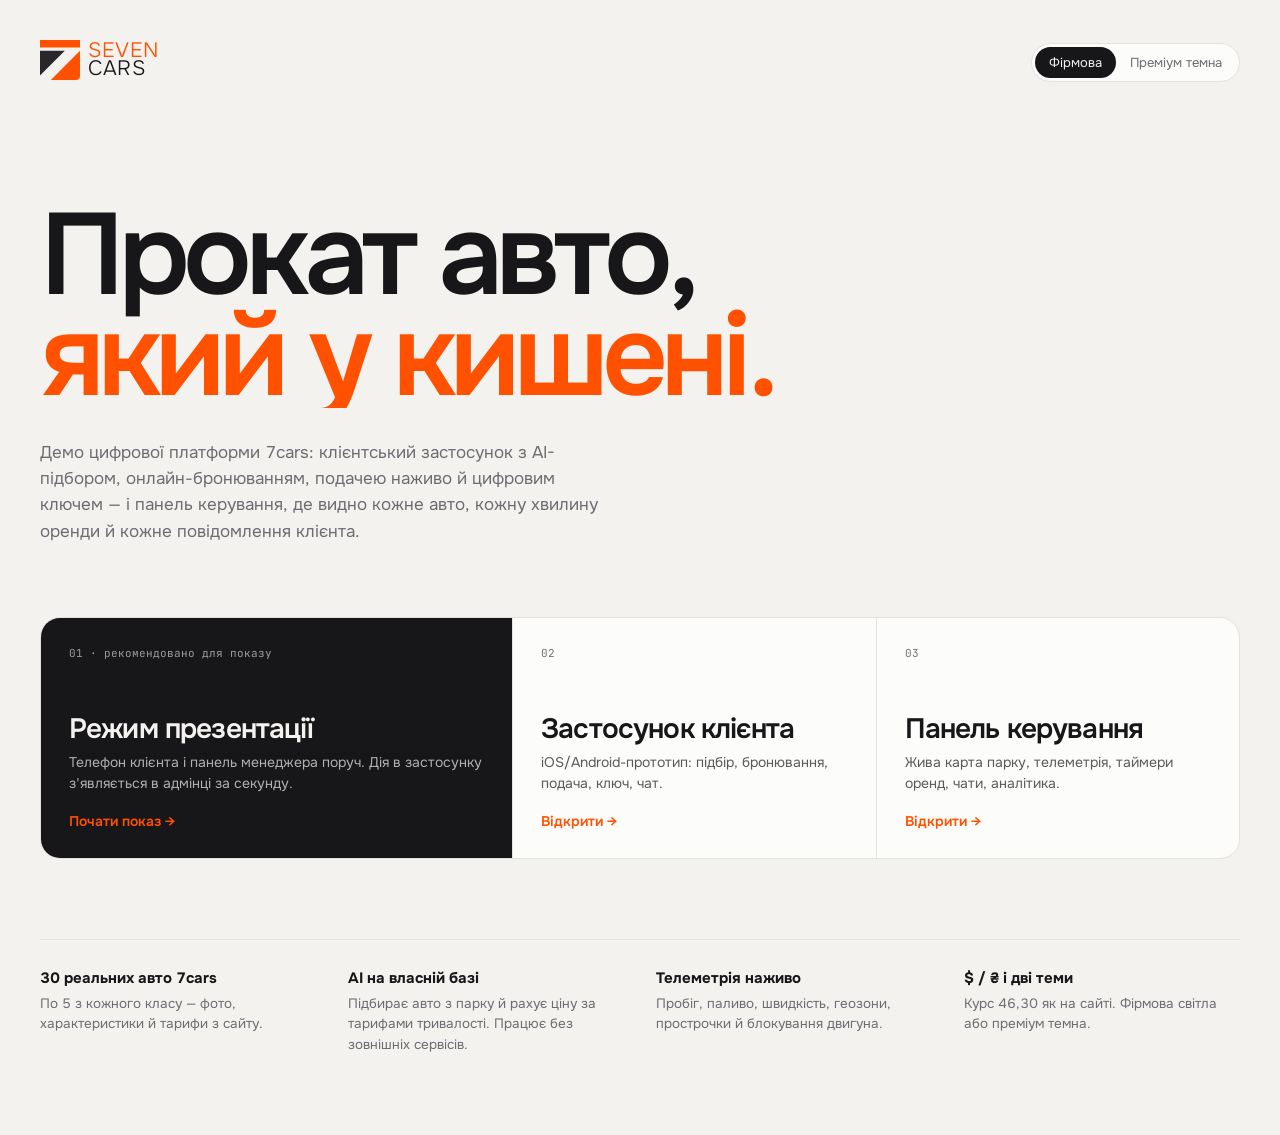
<file: index.html>
<!doctype html>
<html lang="uk" data-theme="light">
<head>
<meta charset="utf-8">
<meta name="viewport" content="width=device-width,initial-scale=1">
<title>7cars — демо</title>
<script>try{document.documentElement.dataset.theme=localStorage.getItem("7cars-theme")||"light"}catch(e){}</script>
<link rel="preconnect" href="https://fonts.googleapis.com"><link rel="preconnect" href="https://fonts.gstatic.com" crossorigin>
<link href="https://fonts.googleapis.com/css2?family=Onest:wght@300;400;500;600;700&family=JetBrains+Mono:wght@400;500&display=swap" rel="stylesheet">
<link rel="stylesheet" href="shared/tokens.css">
<style>
  body{min-height:100vh;background:var(--bg)}
  .wrap{max-width:1280px;margin:0 auto;padding:40px 40px 80px}
  header{display:flex;justify-content:space-between;align-items:center}
  .eyebrow{font-family:var(--mono);font-size:11px;letter-spacing:.1em;text-transform:uppercase;color:var(--muted)}
  h1{font-size:clamp(56px,9vw,132px);line-height:.88;letter-spacing:-.055em;font-weight:600;margin:120px 0 0;overflow:hidden}
  h1 span{display:block;animation:rise 1s var(--ease-out) both}
  h1 span:nth-child(2){animation-delay:.08s;color:var(--accent)}
  @keyframes rise{from{transform:translateY(100%);opacity:0}to{transform:none;opacity:1}}
  .lead{max-width:560px;font-size:17px;line-height:1.55;color:var(--muted);margin:32px 0 0}
  .cards{display:grid;grid-template-columns:1.3fr 1fr 1fr;gap:1px;background:var(--line);border:1px solid var(--line);border-radius:var(--r-lg);overflow:hidden;margin-top:72px}
  .cards a{background:var(--surface);padding:28px;color:inherit;text-decoration:none;display:flex;flex-direction:column;min-height:240px;transition:background var(--t-med) var(--ease-out)}
  .cards a:hover{background:var(--surface-2)}
  .cards a.main{background:var(--ink);color:var(--bg)}
  .cards a.main:hover{background:color-mix(in srgb,var(--ink) 90%,var(--accent))}
  .cards .n{font-family:var(--mono);font-size:11px;opacity:.6}
  .cards h2{font-size:28px;letter-spacing:-.03em;margin:auto 0 8px;font-weight:600;line-height:1.05}
  .cards p{margin:0;font-size:14px;line-height:1.5;opacity:.7}
  .cards .go{margin-top:18px;display:inline-flex;gap:8px;align-items:center;font-weight:600;font-size:14px;color:var(--accent)}
  .feat{display:grid;grid-template-columns:repeat(4,1fr);gap:32px;margin-top:80px;border-top:1px solid var(--line);padding-top:28px}
  .feat b{display:block;font-size:15px;margin-bottom:6px}
  .feat p{margin:0;color:var(--muted);font-size:13.5px;line-height:1.5}
  .seg{display:inline-flex;background:var(--surface);border:1px solid var(--line);border-radius:var(--r-pill);padding:3px}
  .seg button{padding:7px 14px;border-radius:var(--r-pill);font-size:13px;color:var(--muted)}
  .seg button[aria-pressed="true"]{background:var(--ink);color:var(--bg)}

  /* presentation split */
  .split{position:fixed;inset:0;background:var(--bg-2);display:none;grid-template-columns:auto 1fr;gap:28px;padding:20px 24px;z-index:10}
  .split.on{display:grid}
  .split .phone{width:390px;height:min(844px,calc(100vh - 40px));border-radius:52px;background:#0B0B0C;padding:10px;align-self:center;box-shadow:0 0 0 1.5px #2b2b2f}
  .split .phone iframe{width:100%;height:100%;border:0;border-radius:42px;background:var(--bg)}
  .split .desk{position:relative;border-radius:16px;overflow:hidden;border:1px solid var(--line);background:var(--surface)}
  .split .desk iframe{position:absolute;top:0;left:0;border:0;transform-origin:0 0}
  .split .bar{position:absolute;bottom:14px;right:18px;z-index:11;display:flex;gap:8px}
  .split .bar button,.split .bar a{height:36px;padding:0 14px;border-radius:var(--r-pill);background:var(--ink);color:var(--bg);font-size:13px;display:inline-flex;align-items:center;gap:6px;text-decoration:none}
  .hint{position:absolute;left:50%;bottom:64px;transform:translateX(-50%);z-index:11;background:var(--ink);color:var(--bg);padding:10px 16px;border-radius:var(--r-pill);font-size:13px;animation:rise .6s var(--ease-out) both}
  @media (max-width:900px){ .cards{grid-template-columns:1fr} .feat{grid-template-columns:1fr 1fr} h1{margin-top:60px} .wrap{padding:24px 16px 60px} }
</style>
</head>
<body>
<div class="wrap">
  <header><div id="logo"></div>
    <div class="seg" role="group" aria-label="Тема"><button data-theme-set="light">Фірмова</button><button data-theme-set="dark">Преміум темна</button></div></header>
  <h1><span>Прокат авто,</span><span>який у кишені.</span></h1>
  <p class="lead">Демо цифрової платформи 7cars: клієнтський застосунок з AI-підбором, онлайн-бронюванням, подачею наживо й цифровим ключем — і панель керування, де видно кожне авто, кожну хвилину оренди й кожне повідомлення клієнта.</p>
  <div class="cards">
    <a href="#split" class="main" id="openSplit"><span class="n">01 · рекомендовано для показу</span><h2>Режим презентації</h2><p>Телефон клієнта і панель менеджера поруч. Дія в застосунку з'являється в адмінці за секунду.</p><span class="go">Почати показ →</span></a>
    <a href="app/index.html"><span class="n">02</span><h2>Застосунок клієнта</h2><p>iOS/Android-прототип: підбір, бронювання, подача, ключ, чат.</p><span class="go">Відкрити →</span></a>
    <a href="admin/index.html"><span class="n">03</span><h2>Панель керування</h2><p>Жива карта парку, телеметрія, таймери оренд, чати, аналітика.</p><span class="go">Відкрити →</span></a>
  </div>
  <div class="feat">
    <div><b>30 реальних авто 7cars</b><p>По 5 з кожного класу — фото, характеристики й тарифи з сайту.</p></div>
    <div><b>AI на власній базі</b><p>Підбирає авто з парку й рахує ціну за тарифами тривалості. Працює без зовнішніх сервісів.</p></div>
    <div><b>Телеметрія наживо</b><p>Пробіг, паливо, швидкість, геозони, прострочки й блокування двигуна.</p></div>
    <div><b>$ / ₴ і дві теми</b><p>Курс 46,30 як на сайті. Фірмова світла або преміум темна.</p></div>
  </div>
</div>

<div class="split" id="split">
  <div class="phone"><iframe id="fApp" title="Застосунок клієнта"></iframe></div>
  <div class="desk" id="desk"><iframe id="fAdm" title="Панель керування"></iframe></div>
  <div class="bar"><button id="closeSplit">✕ Вийти з режиму показу</button></div>
  <div class="hint" id="hint">Спробуйте: напишіть у чат або забронюйте авто в телефоні — і дивіться праворуч</div>
</div>

<script src="shared/data.js"></script>
<script>
  const S = window.SC;
  document.getElementById("logo").innerHTML = S.LOGO(40);
  const sync = () => document.querySelectorAll("[data-theme-set]").forEach(b => b.setAttribute("aria-pressed", b.dataset.themeSet === document.documentElement.dataset.theme));
  document.addEventListener("click", e => { const b = e.target.closest("[data-theme-set]"); if (b) { document.documentElement.dataset.theme = b.dataset.themeSet; try { localStorage.setItem("7cars-theme", b.dataset.themeSet); } catch (er) {} sync(); } });
  sync();
  const split = document.getElementById("split"), fA = document.getElementById("fApp"), fD = document.getElementById("fAdm"), desk = document.getElementById("desk");
  function fit() { const W = 1440, r = desk.getBoundingClientRect(), s = Math.min(1, r.width / W); fD.style.width = W + "px"; fD.style.height = (r.height / s) + "px"; fD.style.transform = `scale(${s})`; }
  function open() {
    split.classList.add("on"); document.body.style.overflow = "hidden";
    if (!fA.src) fA.src = "app/index.html"; if (!fD.src) fD.src = "admin/index.html";
    requestAnimationFrame(fit); setTimeout(() => document.getElementById("hint").remove(), 9000);
  }
  function close() { split.classList.remove("on"); document.body.style.overflow = ""; if (location.hash) history.replaceState(null, "", location.pathname); }
  document.getElementById("openSplit").onclick = e => { e.preventDefault(); history.replaceState(null, "", "#split"); open(); };
  document.getElementById("closeSplit").onclick = close;
  window.addEventListener("resize", () => split.classList.contains("on") && fit());
  if (location.hash === "#split") open();
</script>
</body>
</html>
</file>
<file: shared/tokens.css>
/* 7cars demo — design tokens. Brand: SevenCars orange #FF5100 on ink/graphite. */
:root{
  --accent:#FF5100;
  --accent-hover:#E84A00;
  --accent-soft:rgba(255,81,0,.10);
  --accent-line:rgba(255,81,0,.28);
  --on-accent:#FFF8F3;

  --bg:#F3F2EF;
  --bg-2:#ECEBE7;
  --surface:#FCFCFA;
  --surface-2:#F6F5F2;
  --ink:#17171A;
  --ink-2:#3A3A40;
  --muted:#6C6C73;
  --faint:#A3A3A8;
  --line:#E3E2DD;
  --line-2:#D6D5CF;

  --ok:#16884A;   --ok-soft:rgba(22,136,74,.11);
  --warn:#B97800; --warn-soft:rgba(232,161,0,.14);
  --danger:#D2321F; --danger-soft:rgba(210,50,31,.10);
  --info:#2F6FDB; --info-soft:rgba(47,111,219,.10);

  --font:"Onest", system-ui, -apple-system, "Segoe UI", sans-serif;
  --mono:"JetBrains Mono", ui-monospace, Consolas, monospace;

  --r-xs:6px; --r-sm:10px; --r-md:14px; --r-lg:20px; --r-xl:28px; --r-pill:999px;

  --ease-out:cubic-bezier(.16,1,.3,1);      /* expo out */
  --ease-in:cubic-bezier(.7,0,.84,0);
  --t-fast:140ms; --t-med:320ms; --t-slow:620ms;

  --map-filter:none;
  color-scheme:light;
}
[data-theme="dark"]{
  --accent:#FF5A12;
  --accent-hover:#FF7438;
  --accent-soft:rgba(255,90,18,.14);
  --accent-line:rgba(255,90,18,.38);
  --on-accent:#160A04;

  --bg:#0C0C0E;
  --bg-2:#101013;
  --surface:#151518;
  --surface-2:#1C1C20;
  --ink:#F1F0EC;
  --ink-2:#D2D1CC;
  --muted:#8D8D94;
  --faint:#5E5E65;
  --line:#26262B;
  --line-2:#323238;

  --ok:#38C27A;   --ok-soft:rgba(56,194,122,.13);
  --warn:#F2B53A; --warn-soft:rgba(242,181,58,.13);
  --danger:#FF5D4A; --danger-soft:rgba(255,93,74,.13);
  --info:#6EA2FF; --info-soft:rgba(110,162,255,.13);
  color-scheme:dark;
}

*,*::before,*::after{box-sizing:border-box}
html,body{margin:0}
body{font-family:var(--font);color:var(--ink);background:var(--bg);-webkit-font-smoothing:antialiased;font-feature-settings:"ss01","tnum"}
button{font:inherit;color:inherit;background:none;border:0;padding:0;cursor:pointer}
input,textarea,select{font:inherit;color:inherit}
img{display:block;max-width:100%}
:focus-visible{outline:2px solid var(--accent);outline-offset:2px;border-radius:6px}
.mono{font-family:var(--mono);letter-spacing:-.01em}
.num{font-variant-numeric:tabular-nums}

/* Logo (redrawn mark + wordmark, themable) */
.logo{display:inline-flex;align-items:center;gap:8px;color:var(--ink);text-decoration:none}
.logo svg{flex:none}
.logo .wm{display:flex;flex-direction:column;line-height:.86;font-weight:300;letter-spacing:.01em;text-transform:uppercase}
.logo .wm b{font-weight:300;color:var(--accent)}

/* Studio stage for cut-out car photos */
.studio{position:relative;overflow:hidden;isolation:isolate;
  --st-hi:#FBFAF7;--st-lo:#E2DFD8;--st-floor:rgba(23,23,26,.05);--st-sh:rgba(20,16,12,.42);
  background:radial-gradient(120% 90% at 50% 30%,var(--st-hi) 0%,var(--st-lo) 100%)}
.studio.dark,[data-theme="dark"] .studio{--st-hi:#2A2A2F;--st-lo:#0E0E10;--st-floor:rgba(255,255,255,.035);--st-sh:rgba(0,0,0,.75)}
.studio::before{content:"";position:absolute;left:0;right:0;bottom:0;height:var(--st-floor-h,30%);background:linear-gradient(to bottom,var(--st-floor),transparent 85%);border-top:1px solid var(--st-floor);z-index:-1}
.studio .carbox{position:absolute;left:var(--st-x,9%);right:var(--st-x,9%);bottom:var(--st-floor-h,30%)}
.studio .carbox img{display:block;width:100%;max-height:var(--st-maxh,150px);object-fit:contain;object-position:50% 100%}
.studio .carbox img.refl{position:absolute;top:100%;left:0;transform:scaleY(-1);opacity:.16;-webkit-mask-image:linear-gradient(to top,rgba(0,0,0,.9),transparent 45%);mask-image:linear-gradient(to top,rgba(0,0,0,.9),transparent 45%);pointer-events:none}
.studio .carbox.flip img{transform:scaleX(-1)}
.studio .carbox.flip img.refl{transform:scale(-1,-1)}
.studio .shadow{position:absolute;left:14%;right:14%;bottom:calc(var(--st-floor-h,30%) - 7px);height:16px;background:radial-gradient(closest-side,var(--st-sh),transparent);z-index:0;pointer-events:none}
.studio .carbox{z-index:1}
.studio.bare{background:none}
.studio.bare::before{display:none}

@media (prefers-reduced-motion:reduce){
  *,*::before,*::after{animation-duration:1ms!important;animation-iteration-count:1!important;transition-duration:1ms!important;scroll-behavior:auto!important}
}
</file>
